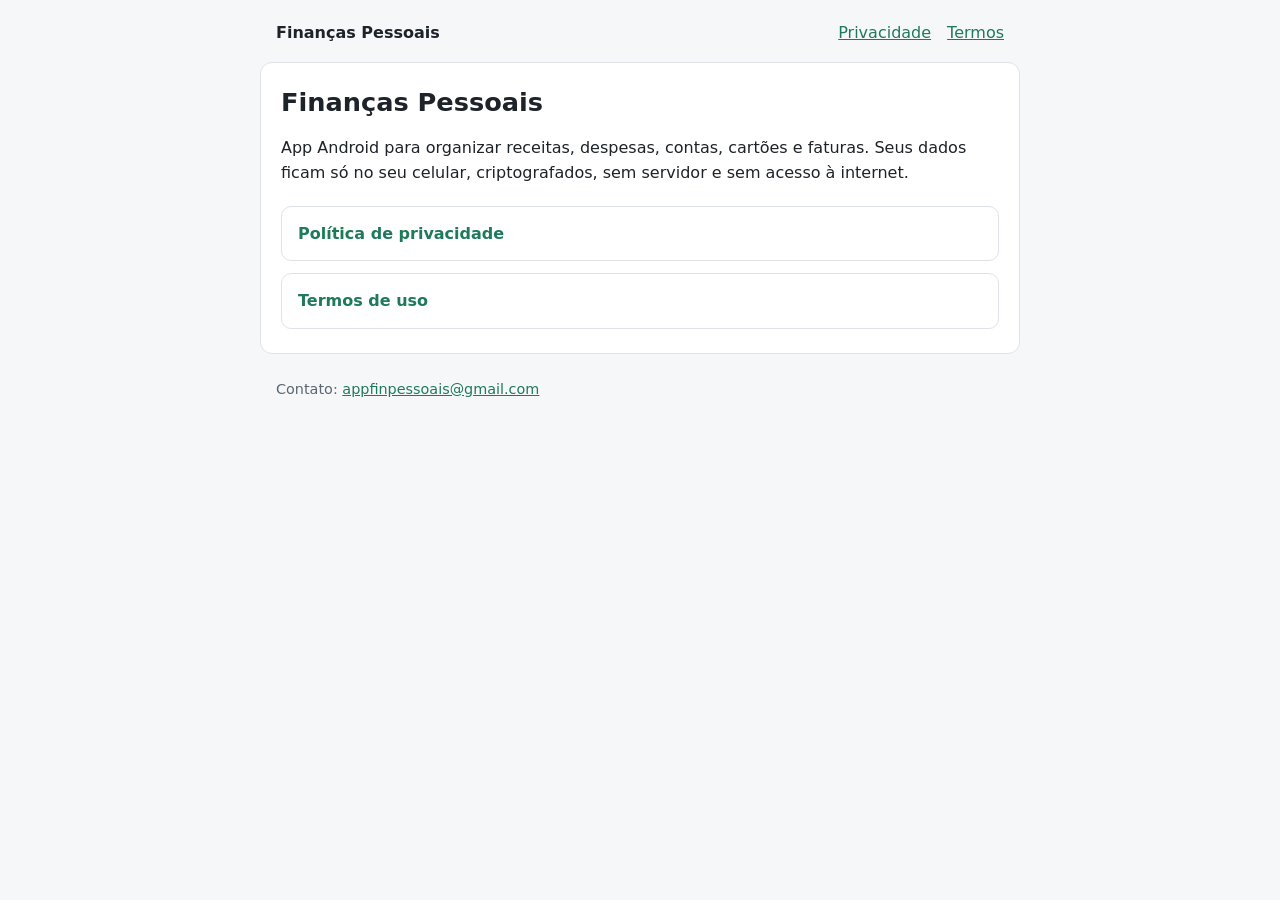
<file: index.html>
<!doctype html>
<html lang="pt-BR">
<head>
<meta charset="utf-8">
<meta name="viewport" content="width=device-width, initial-scale=1">
<title>Finanças Pessoais</title>
<link rel="stylesheet" href="estilo.css">
</head>
<body>
<header>
  <span class="marca">Finanças Pessoais</span>
  <nav><a href="privacidade.html">Privacidade</a><a href="termos.html">Termos</a></nav>
</header>
<main>
<h1>Finanças Pessoais</h1>
<p>App Android para organizar receitas, despesas, contas, cartões e faturas. Seus dados ficam só no seu celular, criptografados, sem servidor e sem acesso à internet.</p>
<div class="links">
  <a href="privacidade.html">Política de privacidade</a>
  <a href="termos.html">Termos de uso</a>
</div>
</main>
<footer>Contato: <a href="mailto:appfinpessoais@gmail.com">appfinpessoais@gmail.com</a></footer>
</body>
</html>
</file>
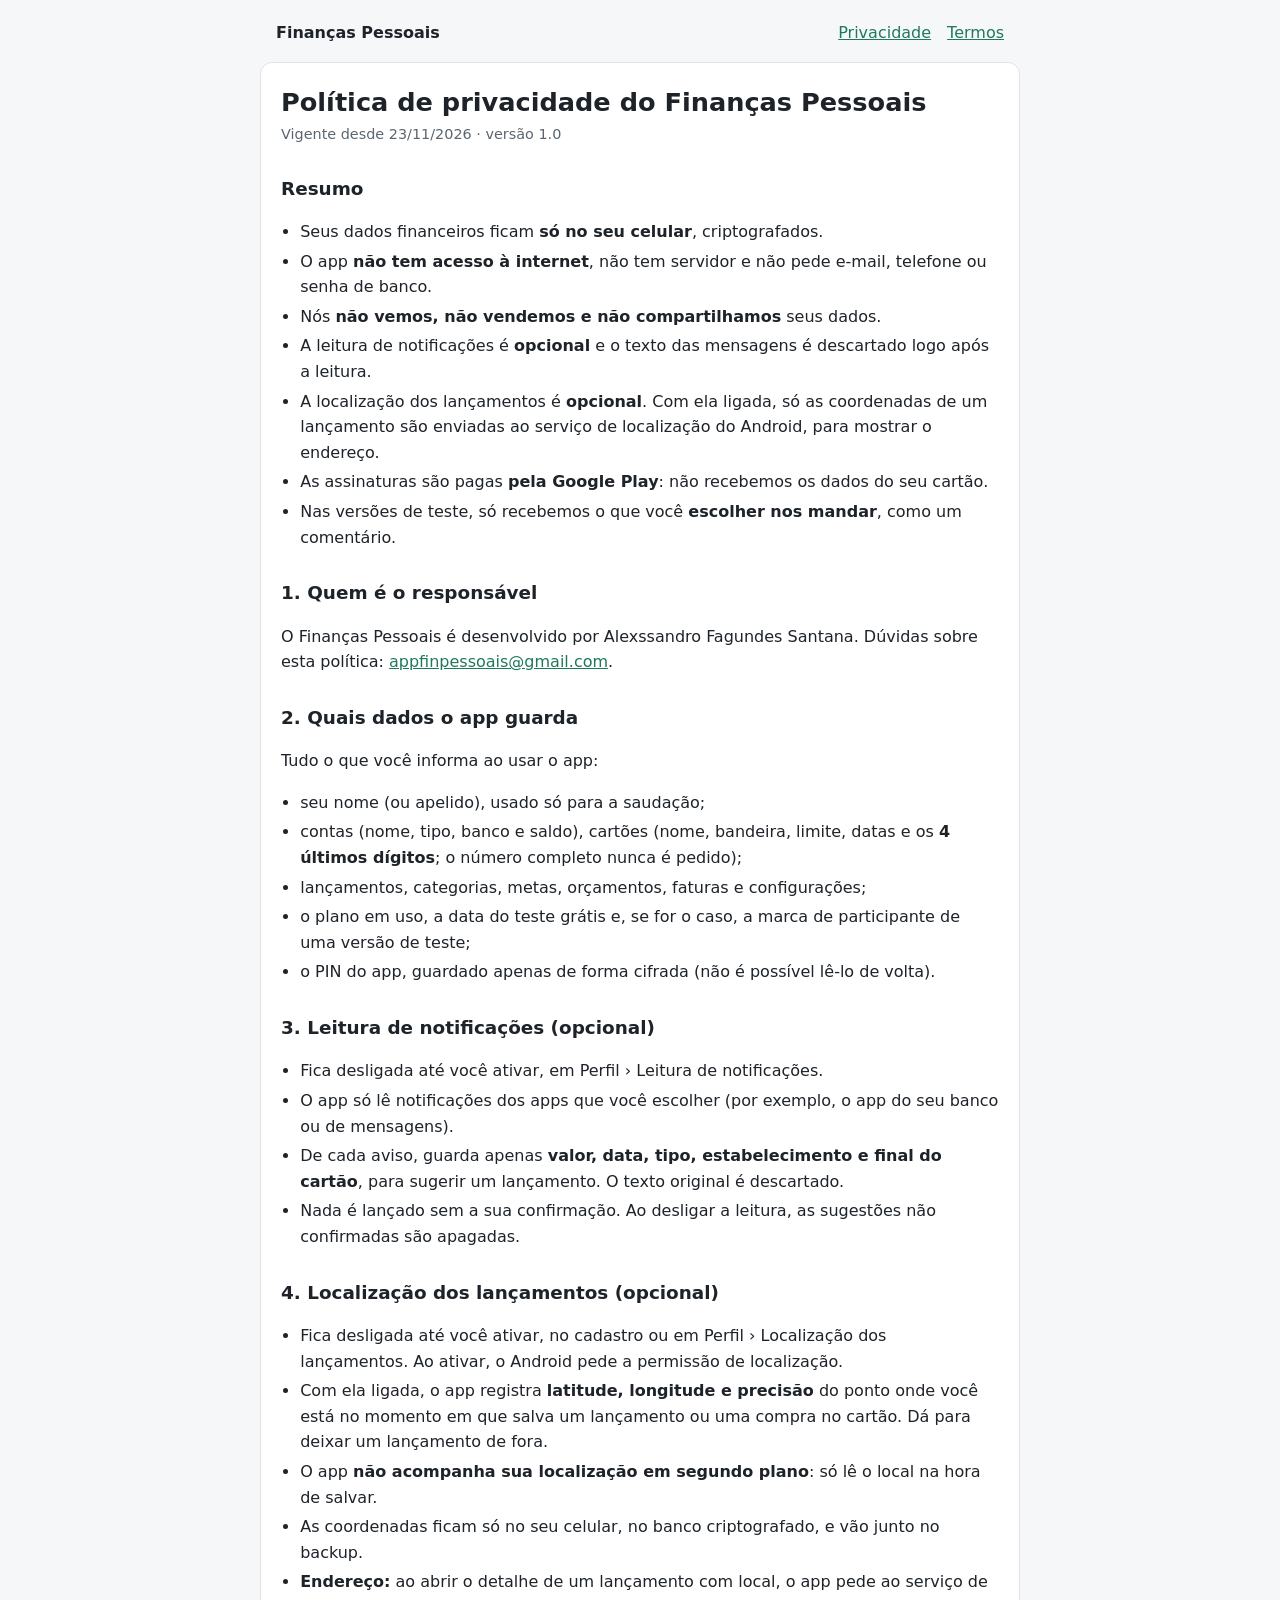
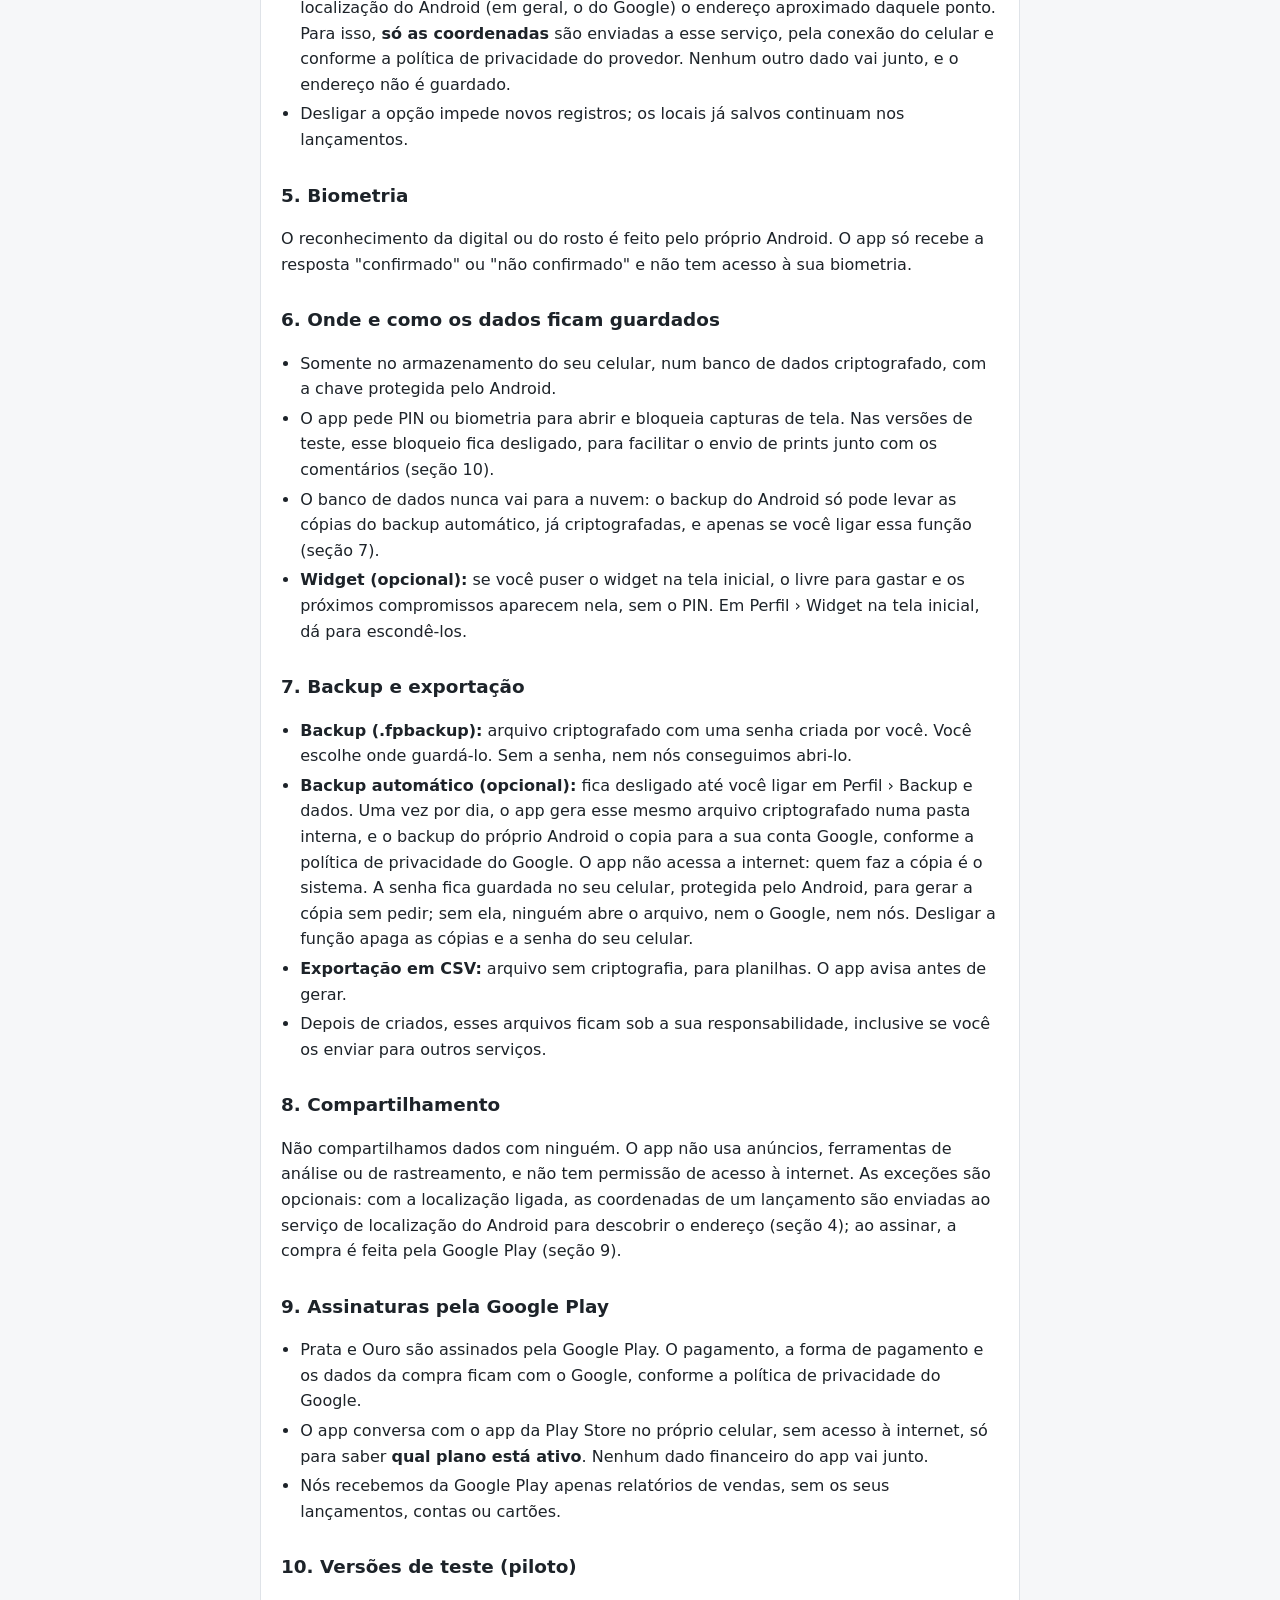
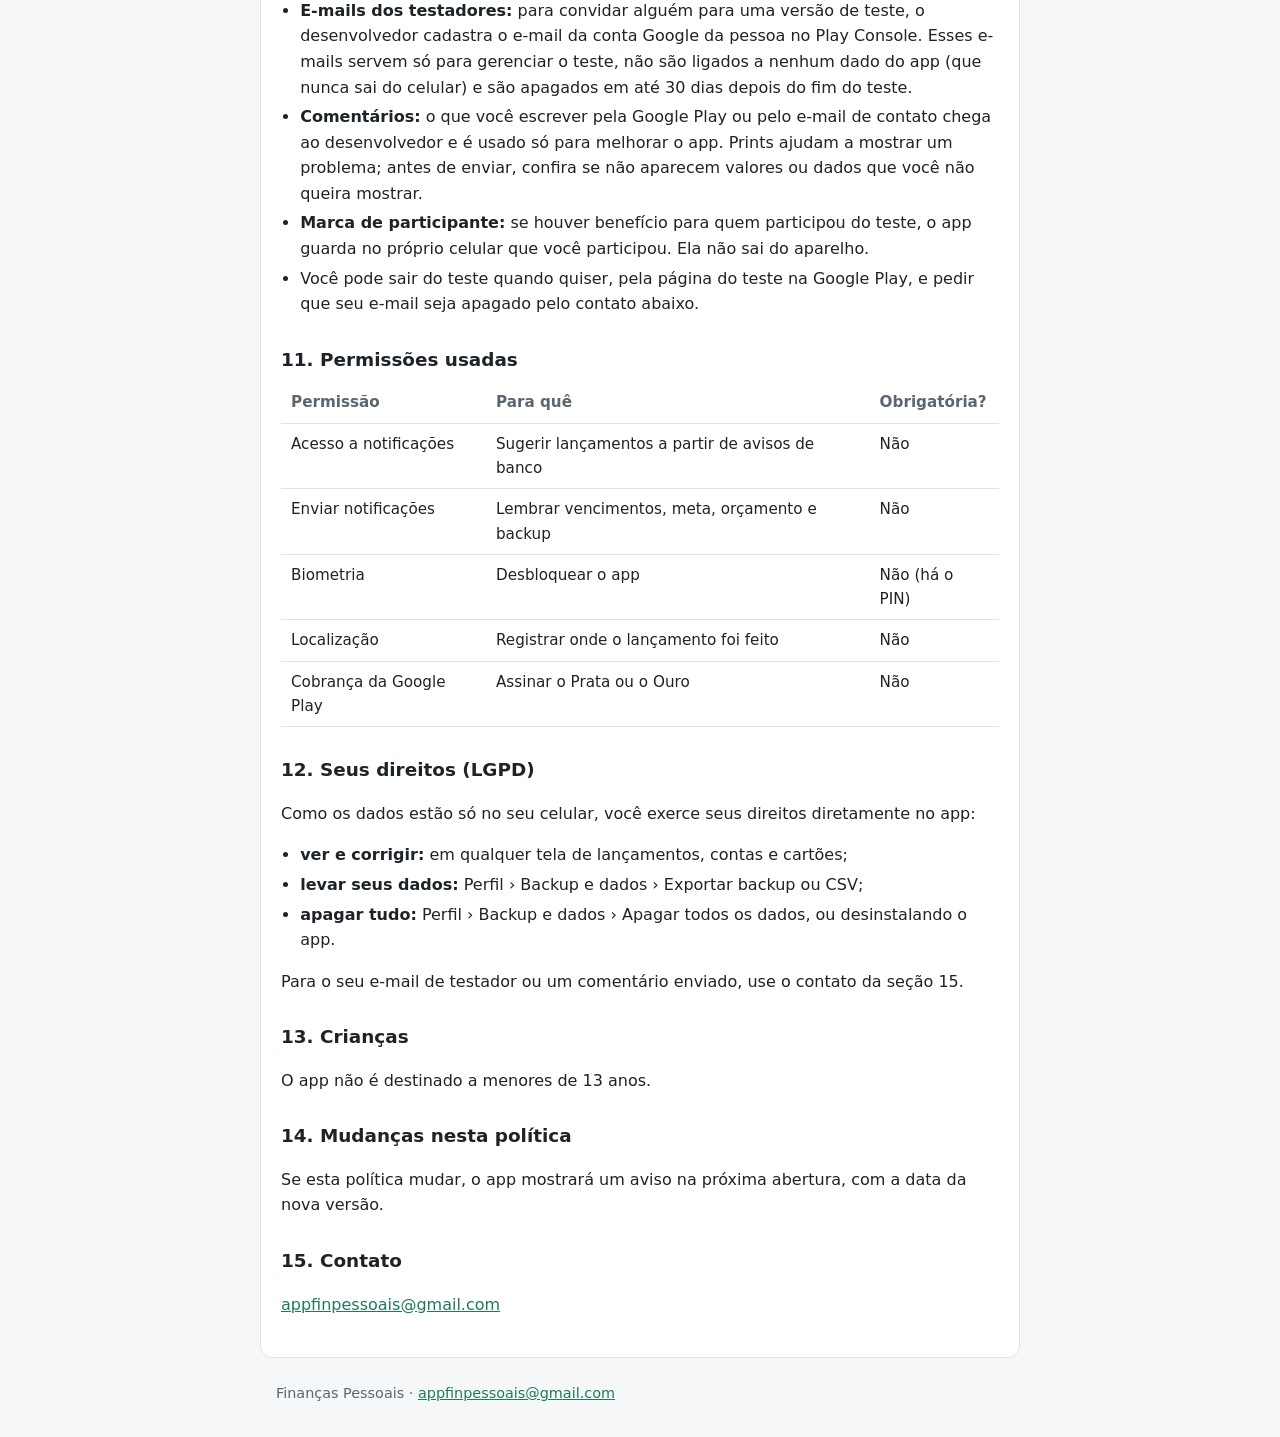
<file: privacidade.html>
<!doctype html>
<html lang="pt-BR">
<head>
<meta charset="utf-8">
<meta name="viewport" content="width=device-width, initial-scale=1">
<title>Política de privacidade · Finanças Pessoais</title>
<link rel="stylesheet" href="estilo.css">
</head>
<body>
<header>
  <a class="marca" href="index.html">Finanças Pessoais</a>
  <nav><a href="privacidade.html">Privacidade</a><a href="termos.html">Termos</a></nav>
</header>
<main>
<h1>Política de privacidade do Finanças Pessoais</h1>
<p class="vigencia">Vigente desde 23/11/2026 · versão 1.0</p>
<h2>Resumo</h2>
<ul>
<li>Seus dados financeiros ficam <strong>só no seu celular</strong>, criptografados.</li>
<li>O app <strong>não tem acesso à internet</strong>, não tem servidor e não pede e-mail, telefone ou senha de banco.</li>
<li>Nós <strong>não vemos, não vendemos e não compartilhamos</strong> seus dados.</li>
<li>A leitura de notificações é <strong>opcional</strong> e o texto das mensagens é descartado logo após a leitura.</li>
<li>A localização dos lançamentos é <strong>opcional</strong>. Com ela ligada, só as coordenadas de um lançamento são enviadas ao serviço de localização do Android, para mostrar o endereço.</li>
<li>As assinaturas são pagas <strong>pela Google Play</strong>: não recebemos os dados do seu cartão.</li>
<li>Nas versões de teste, só recebemos o que você <strong>escolher nos mandar</strong>, como um comentário.</li>
</ul>
<h2>1. Quem é o responsável</h2>
<p>O Finanças Pessoais é desenvolvido por Alexssandro Fagundes Santana. Dúvidas sobre esta política: <a href="mailto:appfinpessoais@gmail.com">appfinpessoais@gmail.com</a>.</p>
<h2>2. Quais dados o app guarda</h2>
<p>Tudo o que você informa ao usar o app:</p>
<ul>
<li>seu nome (ou apelido), usado só para a saudação;</li>
<li>contas (nome, tipo, banco e saldo), cartões (nome, bandeira, limite, datas e os <strong>4 últimos dígitos</strong>; o número completo nunca é pedido);</li>
<li>lançamentos, categorias, metas, orçamentos, faturas e configurações;</li>
<li>o plano em uso, a data do teste grátis e, se for o caso, a marca de participante de uma versão de teste;</li>
<li>o PIN do app, guardado apenas de forma cifrada (não é possível lê-lo de volta).</li>
</ul>
<h2>3. Leitura de notificações (opcional)</h2>
<ul>
<li>Fica desligada até você ativar, em Perfil › Leitura de notificações.</li>
<li>O app só lê notificações dos apps que você escolher (por exemplo, o app do seu banco ou de mensagens).</li>
<li>De cada aviso, guarda apenas <strong>valor, data, tipo, estabelecimento e final do cartão</strong>, para sugerir um lançamento. O texto original é descartado.</li>
<li>Nada é lançado sem a sua confirmação. Ao desligar a leitura, as sugestões não confirmadas são apagadas.</li>
</ul>
<h2>4. Localização dos lançamentos (opcional)</h2>
<ul>
<li>Fica desligada até você ativar, no cadastro ou em Perfil › Localização dos lançamentos. Ao ativar, o Android pede a permissão de localização.</li>
<li>Com ela ligada, o app registra <strong>latitude, longitude e precisão</strong> do ponto onde você está no momento em que salva um lançamento ou uma compra no cartão. Dá para deixar um lançamento de fora.</li>
<li>O app <strong>não acompanha sua localização em segundo plano</strong>: só lê o local na hora de salvar.</li>
<li>As coordenadas ficam só no seu celular, no banco criptografado, e vão junto no backup.</li>
<li><strong>Endereço:</strong> ao abrir o detalhe de um lançamento com local, o app pede ao serviço de localização do Android (em geral, o do Google) o endereço aproximado daquele ponto. Para isso, <strong>só as coordenadas</strong> são enviadas a esse serviço, pela conexão do celular e conforme a política de privacidade do provedor. Nenhum outro dado vai junto, e o endereço não é guardado.</li>
<li>Desligar a opção impede novos registros; os locais já salvos continuam nos lançamentos.</li>
</ul>
<h2>5. Biometria</h2>
<p>O reconhecimento da digital ou do rosto é feito pelo próprio Android. O app só recebe a resposta "confirmado" ou "não confirmado" e não tem acesso à sua biometria.</p>
<h2>6. Onde e como os dados ficam guardados</h2>
<ul>
<li>Somente no armazenamento do seu celular, num banco de dados criptografado, com a chave protegida pelo Android.</li>
<li>O app pede PIN ou biometria para abrir e bloqueia capturas de tela. Nas versões de teste, esse bloqueio fica desligado, para facilitar o envio de prints junto com os comentários (seção 10).</li>
<li>O banco de dados nunca vai para a nuvem: o backup do Android só pode levar as cópias do backup automático, já criptografadas, e apenas se você ligar essa função (seção 7).</li>
<li><strong>Widget (opcional):</strong> se você puser o widget na tela inicial, o livre para gastar e os próximos compromissos aparecem nela, sem o PIN. Em Perfil › Widget na tela inicial, dá para escondê-los.</li>
</ul>
<h2>7. Backup e exportação</h2>
<ul>
<li><strong>Backup (.fpbackup):</strong> arquivo criptografado com uma senha criada por você. Você escolhe onde guardá-lo. Sem a senha, nem nós conseguimos abri-lo.</li>
<li><strong>Backup automático (opcional):</strong> fica desligado até você ligar em Perfil › Backup e dados. Uma vez por dia, o app gera esse mesmo arquivo criptografado numa pasta interna, e o backup do próprio Android o copia para a sua conta Google, conforme a política de privacidade do Google. O app não acessa a internet: quem faz a cópia é o sistema. A senha fica guardada no seu celular, protegida pelo Android, para gerar a cópia sem pedir; sem ela, ninguém abre o arquivo, nem o Google, nem nós. Desligar a função apaga as cópias e a senha do seu celular.</li>
<li><strong>Exportação em CSV:</strong> arquivo sem criptografia, para planilhas. O app avisa antes de gerar.</li>
<li>Depois de criados, esses arquivos ficam sob a sua responsabilidade, inclusive se você os enviar para outros serviços.</li>
</ul>
<h2>8. Compartilhamento</h2>
<p>Não compartilhamos dados com ninguém. O app não usa anúncios, ferramentas de análise ou de rastreamento, e não tem permissão de acesso à internet. As exceções são opcionais: com a localização ligada, as coordenadas de um lançamento são enviadas ao serviço de localização do Android para descobrir o endereço (seção 4); ao assinar, a compra é feita pela Google Play (seção 9).</p>
<h2>9. Assinaturas pela Google Play</h2>
<ul>
<li>Prata e Ouro são assinados pela Google Play. O pagamento, a forma de pagamento e os dados da compra ficam com o Google, conforme a política de privacidade do Google.</li>
<li>O app conversa com o app da Play Store no próprio celular, sem acesso à internet, só para saber <strong>qual plano está ativo</strong>. Nenhum dado financeiro do app vai junto.</li>
<li>Nós recebemos da Google Play apenas relatórios de vendas, sem os seus lançamentos, contas ou cartões.</li>
</ul>
<h2>10. Versões de teste (piloto)</h2>
<ul>
<li><strong>E-mails dos testadores:</strong> para convidar alguém para uma versão de teste, o desenvolvedor cadastra o e-mail da conta Google da pessoa no Play Console. Esses e-mails servem só para gerenciar o teste, não são ligados a nenhum dado do app (que nunca sai do celular) e são apagados em até 30 dias depois do fim do teste.</li>
<li><strong>Comentários:</strong> o que você escrever pela Google Play ou pelo e-mail de contato chega ao desenvolvedor e é usado só para melhorar o app. Prints ajudam a mostrar um problema; antes de enviar, confira se não aparecem valores ou dados que você não queira mostrar.</li>
<li><strong>Marca de participante:</strong> se houver benefício para quem participou do teste, o app guarda no próprio celular que você participou. Ela não sai do aparelho.</li>
<li>Você pode sair do teste quando quiser, pela página do teste na Google Play, e pedir que seu e-mail seja apagado pelo contato abaixo.</li>
</ul>
<h2>11. Permissões usadas</h2>
<div class="tabela"><table><thead><tr><th>Permissão</th><th>Para quê</th><th>Obrigatória?</th></tr></thead><tbody>
<tr><td>Acesso a notificações</td><td>Sugerir lançamentos a partir de avisos de banco</td><td>Não</td></tr>
<tr><td>Enviar notificações</td><td>Lembrar vencimentos, meta, orçamento e backup</td><td>Não</td></tr>
<tr><td>Biometria</td><td>Desbloquear o app</td><td>Não (há o PIN)</td></tr>
<tr><td>Localização</td><td>Registrar onde o lançamento foi feito</td><td>Não</td></tr>
<tr><td>Cobrança da Google Play</td><td>Assinar o Prata ou o Ouro</td><td>Não</td></tr>
</tbody></table></div>
<h2>12. Seus direitos (LGPD)</h2>
<p>Como os dados estão só no seu celular, você exerce seus direitos diretamente no app:</p>
<ul>
<li><strong>ver e corrigir:</strong> em qualquer tela de lançamentos, contas e cartões;</li>
<li><strong>levar seus dados:</strong> Perfil › Backup e dados › Exportar backup ou CSV;</li>
<li><strong>apagar tudo:</strong> Perfil › Backup e dados › Apagar todos os dados, ou desinstalando o app.</li>
</ul>
<p>Para o seu e-mail de testador ou um comentário enviado, use o contato da seção 15.</p>
<h2>13. Crianças</h2>
<p>O app não é destinado a menores de 13 anos.</p>
<h2>14. Mudanças nesta política</h2>
<p>Se esta política mudar, o app mostrará um aviso na próxima abertura, com a data da nova versão.</p>
<h2>15. Contato</h2>
<p><a href="mailto:appfinpessoais@gmail.com">appfinpessoais@gmail.com</a></p>
</main>
<footer>Finanças Pessoais · <a href="mailto:appfinpessoais@gmail.com">appfinpessoais@gmail.com</a></footer>
</body>
</html>
</file>
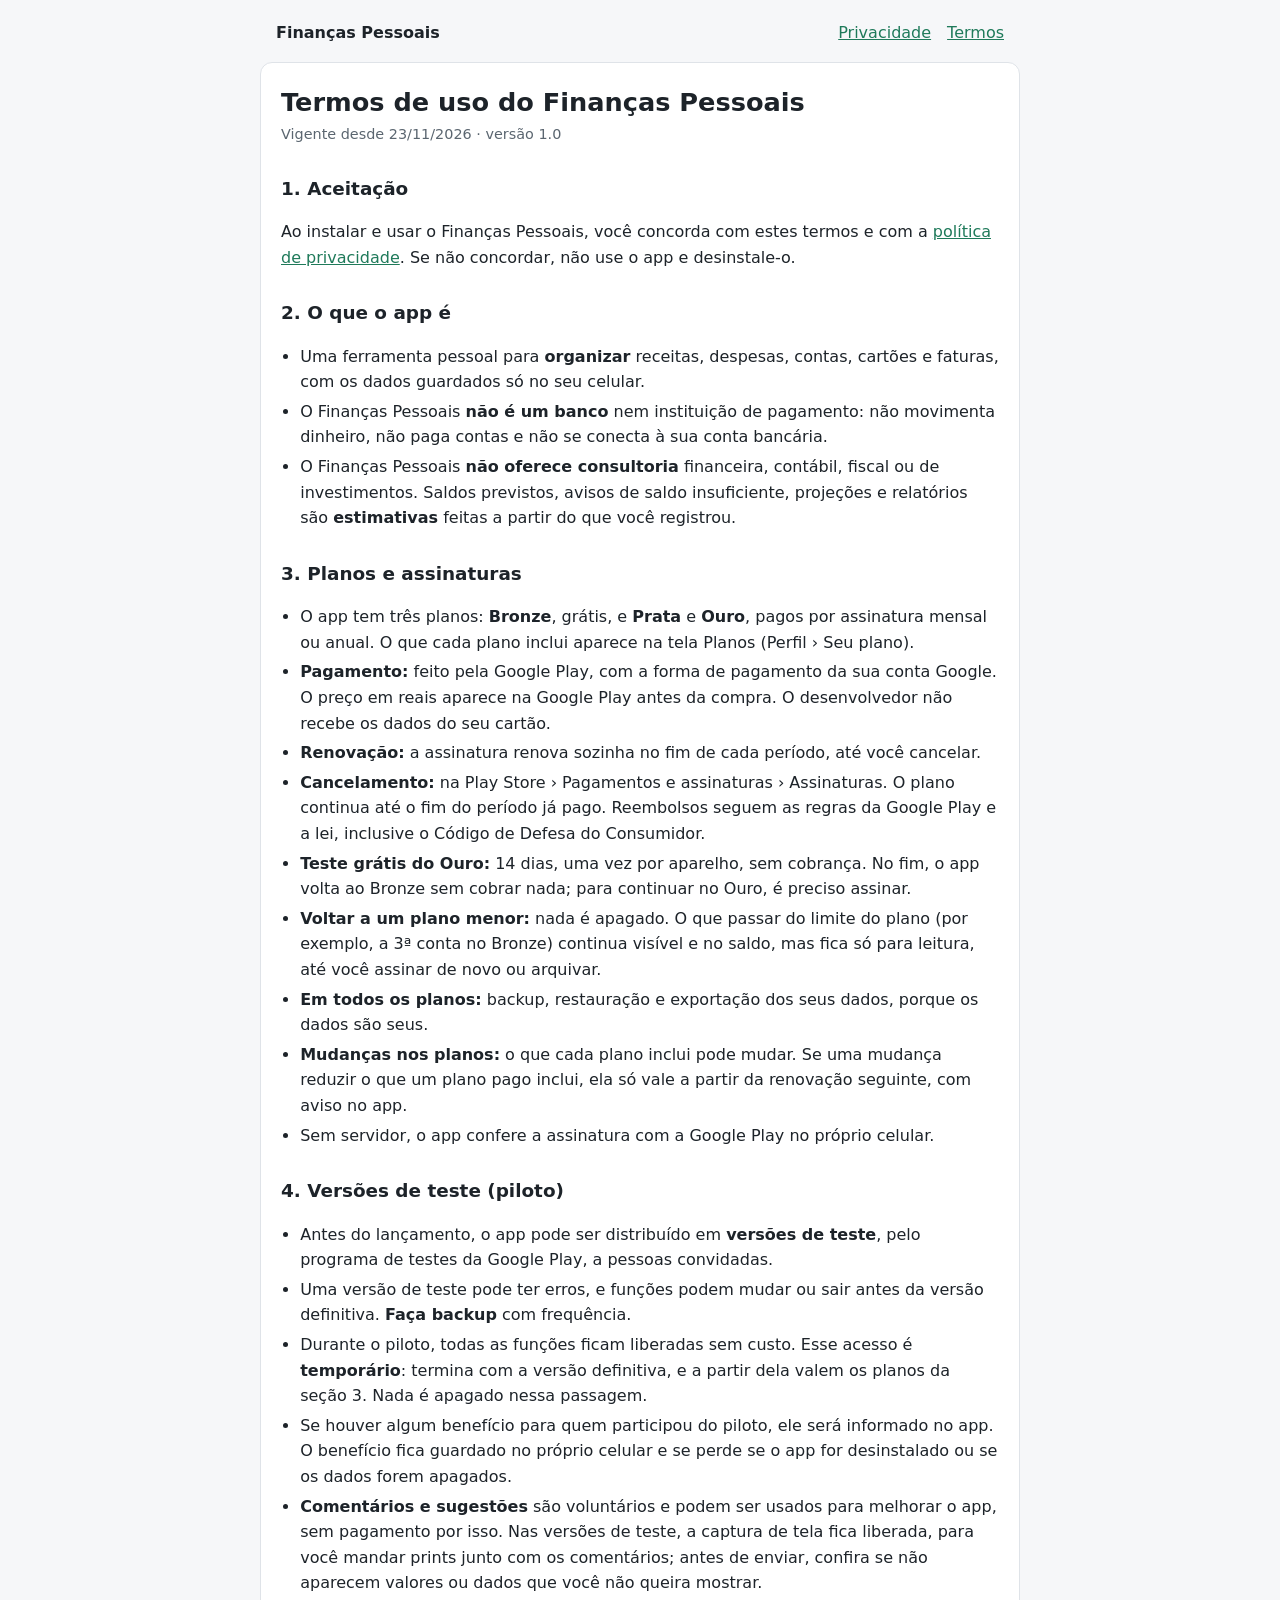
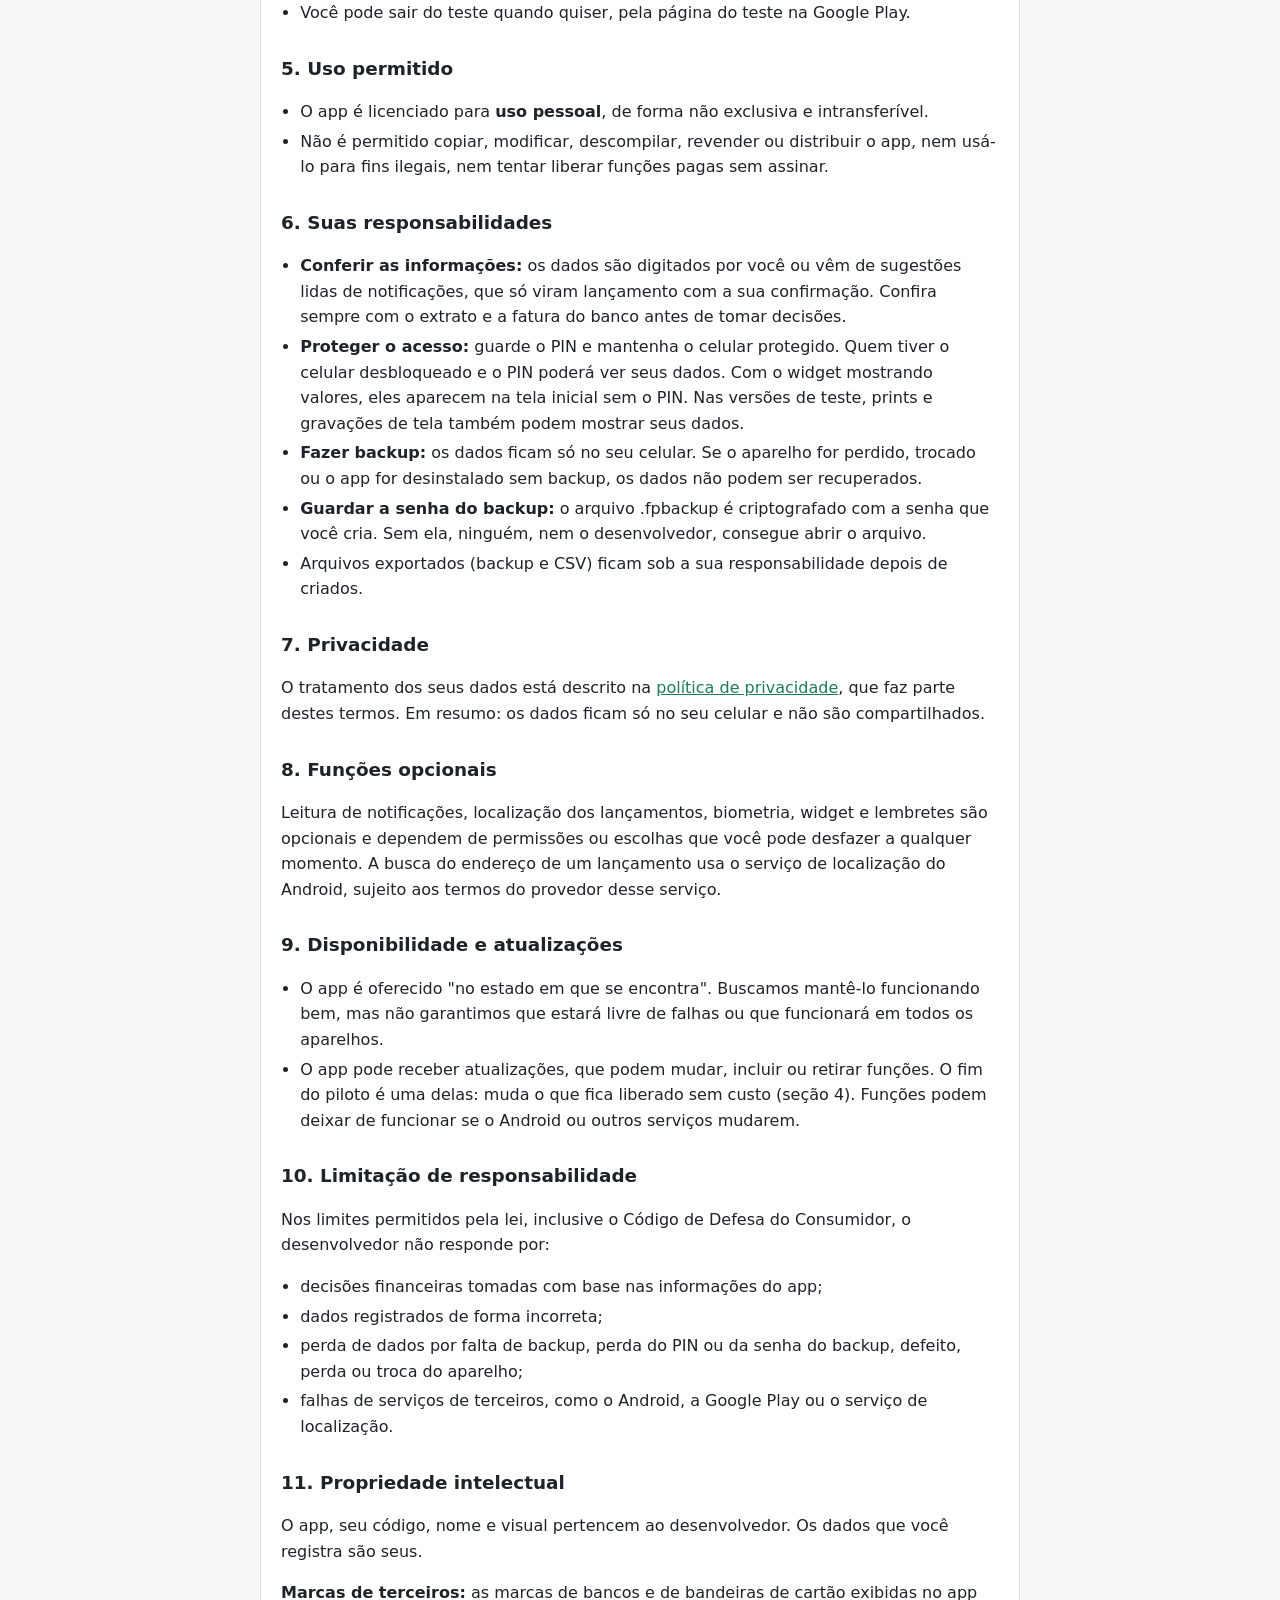
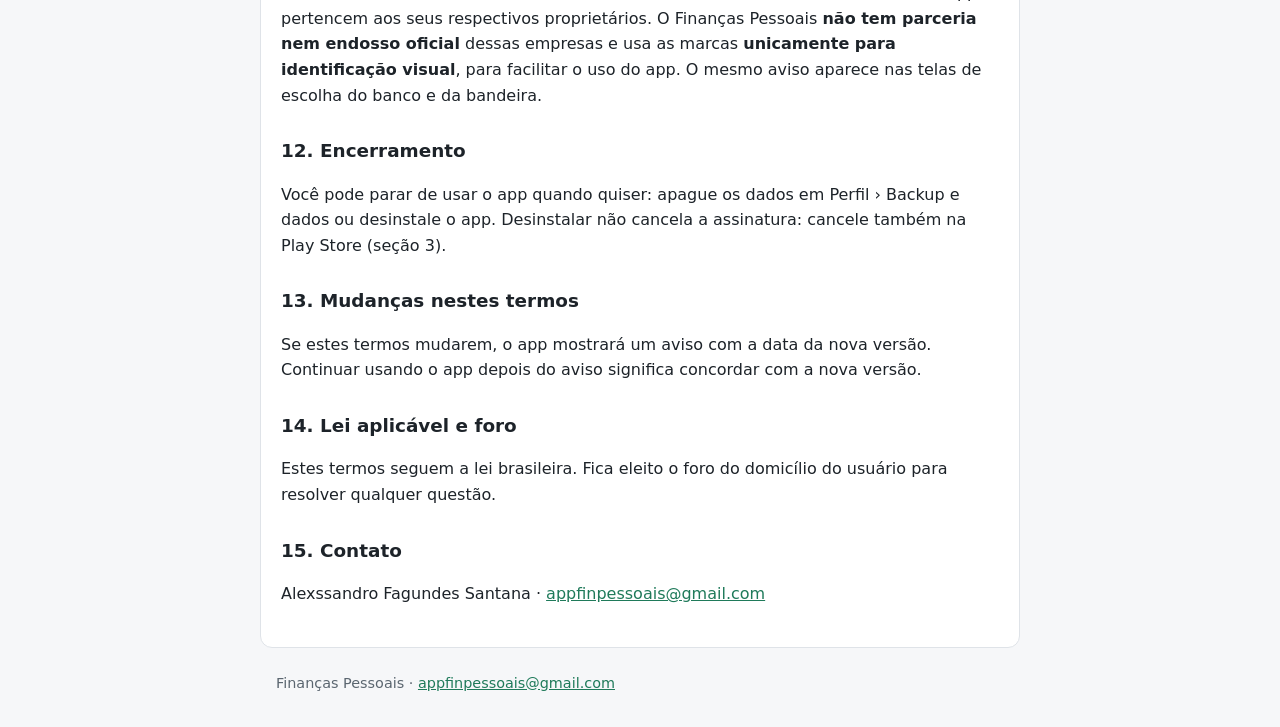
<file: termos.html>
<!doctype html>
<html lang="pt-BR">
<head>
<meta charset="utf-8">
<meta name="viewport" content="width=device-width, initial-scale=1">
<title>Termos de uso · Finanças Pessoais</title>
<link rel="stylesheet" href="estilo.css">
</head>
<body>
<header>
  <a class="marca" href="index.html">Finanças Pessoais</a>
  <nav><a href="privacidade.html">Privacidade</a><a href="termos.html">Termos</a></nav>
</header>
<main>
<h1>Termos de uso do Finanças Pessoais</h1>
<p class="vigencia">Vigente desde 23/11/2026 · versão 1.0</p>
<h2>1. Aceitação</h2>
<p>Ao instalar e usar o Finanças Pessoais, você concorda com estes termos e com a <a href="privacidade.html">política de privacidade</a>. Se não concordar, não use o app e desinstale-o.</p>
<h2>2. O que o app é</h2>
<ul>
<li>Uma ferramenta pessoal para <strong>organizar</strong> receitas, despesas, contas, cartões e faturas, com os dados guardados só no seu celular.</li>
<li>O Finanças Pessoais <strong>não é um banco</strong> nem instituição de pagamento: não movimenta dinheiro, não paga contas e não se conecta à sua conta bancária.</li>
<li>O Finanças Pessoais <strong>não oferece consultoria</strong> financeira, contábil, fiscal ou de investimentos. Saldos previstos, avisos de saldo insuficiente, projeções e relatórios são <strong>estimativas</strong> feitas a partir do que você registrou.</li>
</ul>
<h2>3. Planos e assinaturas</h2>
<ul>
<li>O app tem três planos: <strong>Bronze</strong>, grátis, e <strong>Prata</strong> e <strong>Ouro</strong>, pagos por assinatura mensal ou anual. O que cada plano inclui aparece na tela Planos (Perfil › Seu plano).</li>
<li><strong>Pagamento:</strong> feito pela Google Play, com a forma de pagamento da sua conta Google. O preço em reais aparece na Google Play antes da compra. O desenvolvedor não recebe os dados do seu cartão.</li>
<li><strong>Renovação:</strong> a assinatura renova sozinha no fim de cada período, até você cancelar.</li>
<li><strong>Cancelamento:</strong> na Play Store › Pagamentos e assinaturas › Assinaturas. O plano continua até o fim do período já pago. Reembolsos seguem as regras da Google Play e a lei, inclusive o Código de Defesa do Consumidor.</li>
<li><strong>Teste grátis do Ouro:</strong> 14 dias, uma vez por aparelho, sem cobrança. No fim, o app volta ao Bronze sem cobrar nada; para continuar no Ouro, é preciso assinar.</li>
<li><strong>Voltar a um plano menor:</strong> nada é apagado. O que passar do limite do plano (por exemplo, a 3ª conta no Bronze) continua visível e no saldo, mas fica só para leitura, até você assinar de novo ou arquivar.</li>
<li><strong>Em todos os planos:</strong> backup, restauração e exportação dos seus dados, porque os dados são seus.</li>
<li><strong>Mudanças nos planos:</strong> o que cada plano inclui pode mudar. Se uma mudança reduzir o que um plano pago inclui, ela só vale a partir da renovação seguinte, com aviso no app.</li>
<li>Sem servidor, o app confere a assinatura com a Google Play no próprio celular.</li>
</ul>
<h2>4. Versões de teste (piloto)</h2>
<ul>
<li>Antes do lançamento, o app pode ser distribuído em <strong>versões de teste</strong>, pelo programa de testes da Google Play, a pessoas convidadas.</li>
<li>Uma versão de teste pode ter erros, e funções podem mudar ou sair antes da versão definitiva. <strong>Faça backup</strong> com frequência.</li>
<li>Durante o piloto, todas as funções ficam liberadas sem custo. Esse acesso é <strong>temporário</strong>: termina com a versão definitiva, e a partir dela valem os planos da seção 3. Nada é apagado nessa passagem.</li>
<li>Se houver algum benefício para quem participou do piloto, ele será informado no app. O benefício fica guardado no próprio celular e se perde se o app for desinstalado ou se os dados forem apagados.</li>
<li><strong>Comentários e sugestões</strong> são voluntários e podem ser usados para melhorar o app, sem pagamento por isso. Nas versões de teste, a captura de tela fica liberada, para você mandar prints junto com os comentários; antes de enviar, confira se não aparecem valores ou dados que você não queira mostrar.</li>
<li>Você pode sair do teste quando quiser, pela página do teste na Google Play.</li>
</ul>
<h2>5. Uso permitido</h2>
<ul>
<li>O app é licenciado para <strong>uso pessoal</strong>, de forma não exclusiva e intransferível.</li>
<li>Não é permitido copiar, modificar, descompilar, revender ou distribuir o app, nem usá-lo para fins ilegais, nem tentar liberar funções pagas sem assinar.</li>
</ul>
<h2>6. Suas responsabilidades</h2>
<ul>
<li><strong>Conferir as informações:</strong> os dados são digitados por você ou vêm de sugestões lidas de notificações, que só viram lançamento com a sua confirmação. Confira sempre com o extrato e a fatura do banco antes de tomar decisões.</li>
<li><strong>Proteger o acesso:</strong> guarde o PIN e mantenha o celular protegido. Quem tiver o celular desbloqueado e o PIN poderá ver seus dados. Com o widget mostrando valores, eles aparecem na tela inicial sem o PIN. Nas versões de teste, prints e gravações de tela também podem mostrar seus dados.</li>
<li><strong>Fazer backup:</strong> os dados ficam só no seu celular. Se o aparelho for perdido, trocado ou o app for desinstalado sem backup, os dados não podem ser recuperados.</li>
<li><strong>Guardar a senha do backup:</strong> o arquivo .fpbackup é criptografado com a senha que você cria. Sem ela, ninguém, nem o desenvolvedor, consegue abrir o arquivo.</li>
<li>Arquivos exportados (backup e CSV) ficam sob a sua responsabilidade depois de criados.</li>
</ul>
<h2>7. Privacidade</h2>
<p>O tratamento dos seus dados está descrito na <a href="privacidade.html">política de privacidade</a>, que faz parte destes termos. Em resumo: os dados ficam só no seu celular e não são compartilhados.</p>
<h2>8. Funções opcionais</h2>
<p>Leitura de notificações, localização dos lançamentos, biometria, widget e lembretes são opcionais e dependem de permissões ou escolhas que você pode desfazer a qualquer momento. A busca do endereço de um lançamento usa o serviço de localização do Android, sujeito aos termos do provedor desse serviço.</p>
<h2>9. Disponibilidade e atualizações</h2>
<ul>
<li>O app é oferecido "no estado em que se encontra". Buscamos mantê-lo funcionando bem, mas não garantimos que estará livre de falhas ou que funcionará em todos os aparelhos.</li>
<li>O app pode receber atualizações, que podem mudar, incluir ou retirar funções. O fim do piloto é uma delas: muda o que fica liberado sem custo (seção 4). Funções podem deixar de funcionar se o Android ou outros serviços mudarem.</li>
</ul>
<h2>10. Limitação de responsabilidade</h2>
<p>Nos limites permitidos pela lei, inclusive o Código de Defesa do Consumidor, o desenvolvedor não responde por:</p>
<ul>
<li>decisões financeiras tomadas com base nas informações do app;</li>
<li>dados registrados de forma incorreta;</li>
<li>perda de dados por falta de backup, perda do PIN ou da senha do backup, defeito, perda ou troca do aparelho;</li>
<li>falhas de serviços de terceiros, como o Android, a Google Play ou o serviço de localização.</li>
</ul>
<h2>11. Propriedade intelectual</h2>
<p>O app, seu código, nome e visual pertencem ao desenvolvedor. Os dados que você registra são seus.</p>
<p><strong>Marcas de terceiros:</strong> as marcas de bancos e de bandeiras de cartão exibidas no app pertencem aos seus respectivos proprietários. O Finanças Pessoais <strong>não tem parceria nem endosso oficial</strong> dessas empresas e usa as marcas <strong>unicamente para identificação visual</strong>, para facilitar o uso do app. O mesmo aviso aparece nas telas de escolha do banco e da bandeira.</p>
<h2>12. Encerramento</h2>
<p>Você pode parar de usar o app quando quiser: apague os dados em Perfil › Backup e dados ou desinstale o app. Desinstalar não cancela a assinatura: cancele também na Play Store (seção 3).</p>
<h2>13. Mudanças nestes termos</h2>
<p>Se estes termos mudarem, o app mostrará um aviso com a data da nova versão. Continuar usando o app depois do aviso significa concordar com a nova versão.</p>
<h2>14. Lei aplicável e foro</h2>
<p>Estes termos seguem a lei brasileira. Fica eleito o foro do domicílio do usuário para resolver qualquer questão.</p>
<h2>15. Contato</h2>
<p>Alexssandro Fagundes Santana · <a href="mailto:appfinpessoais@gmail.com">appfinpessoais@gmail.com</a></p>
</main>
<footer>Finanças Pessoais · <a href="mailto:appfinpessoais@gmail.com">appfinpessoais@gmail.com</a></footer>
</body>
</html>
</file>
<file: estilo.css>
:root {
  --fundo: #f6f7f9;
  --cartao: #ffffff;
  --texto: #1d2329;
  --suave: #5b6670;
  --linha: #dfe3e8;
  --acento: #1f7a5a;
}
@media (prefers-color-scheme: dark) {
  :root {
    --fundo: #121417;
    --cartao: #1b1f23;
    --texto: #e6e9ec;
    --suave: #a0a9b2;
    --linha: #2c3238;
    --acento: #5cc79c;
  }
}
* { box-sizing: border-box; }
body {
  margin: 0;
  background: var(--fundo);
  color: var(--texto);
  font: 16px/1.6 system-ui, -apple-system, "Segoe UI", Roboto, sans-serif;
}
a { color: var(--acento); }
header {
  display: flex; flex-wrap: wrap; gap: 8px 20px; align-items: center; justify-content: space-between;
  max-width: 760px; margin: 0 auto; padding: 20px 16px 0;
}
.marca { font-weight: 700; text-decoration: none; color: var(--texto); }
nav { display: flex; gap: 16px; }
main {
  max-width: 760px; margin: 16px auto; padding: 24px 20px;
  background: var(--cartao); border: 1px solid var(--linha); border-radius: 12px;
}
h1 { font-size: 1.6rem; line-height: 1.25; margin: 0 0 4px; }
h2 { font-size: 1.15rem; margin: 28px 0 8px; }
.vigencia { color: var(--suave); font-size: .9rem; margin-top: 0; }
ul { padding-left: 1.2em; }
li { margin: 4px 0; }
.tabela { overflow-x: auto; }
table { border-collapse: collapse; width: 100%; font-size: .95rem; }
th, td { text-align: left; padding: 8px 10px; border-bottom: 1px solid var(--linha); vertical-align: top; }
th { color: var(--suave); font-weight: 600; }
.links { display: grid; gap: 12px; margin-top: 20px; }
.links a {
  display: block; padding: 14px 16px; border: 1px solid var(--linha); border-radius: 10px;
  text-decoration: none; font-weight: 600;
}
footer { max-width: 760px; margin: 0 auto; padding: 8px 16px 32px; color: var(--suave); font-size: .9rem; }
@media (max-width: 480px) { main { margin: 12px 8px; padding: 20px 16px; } }
</file>
